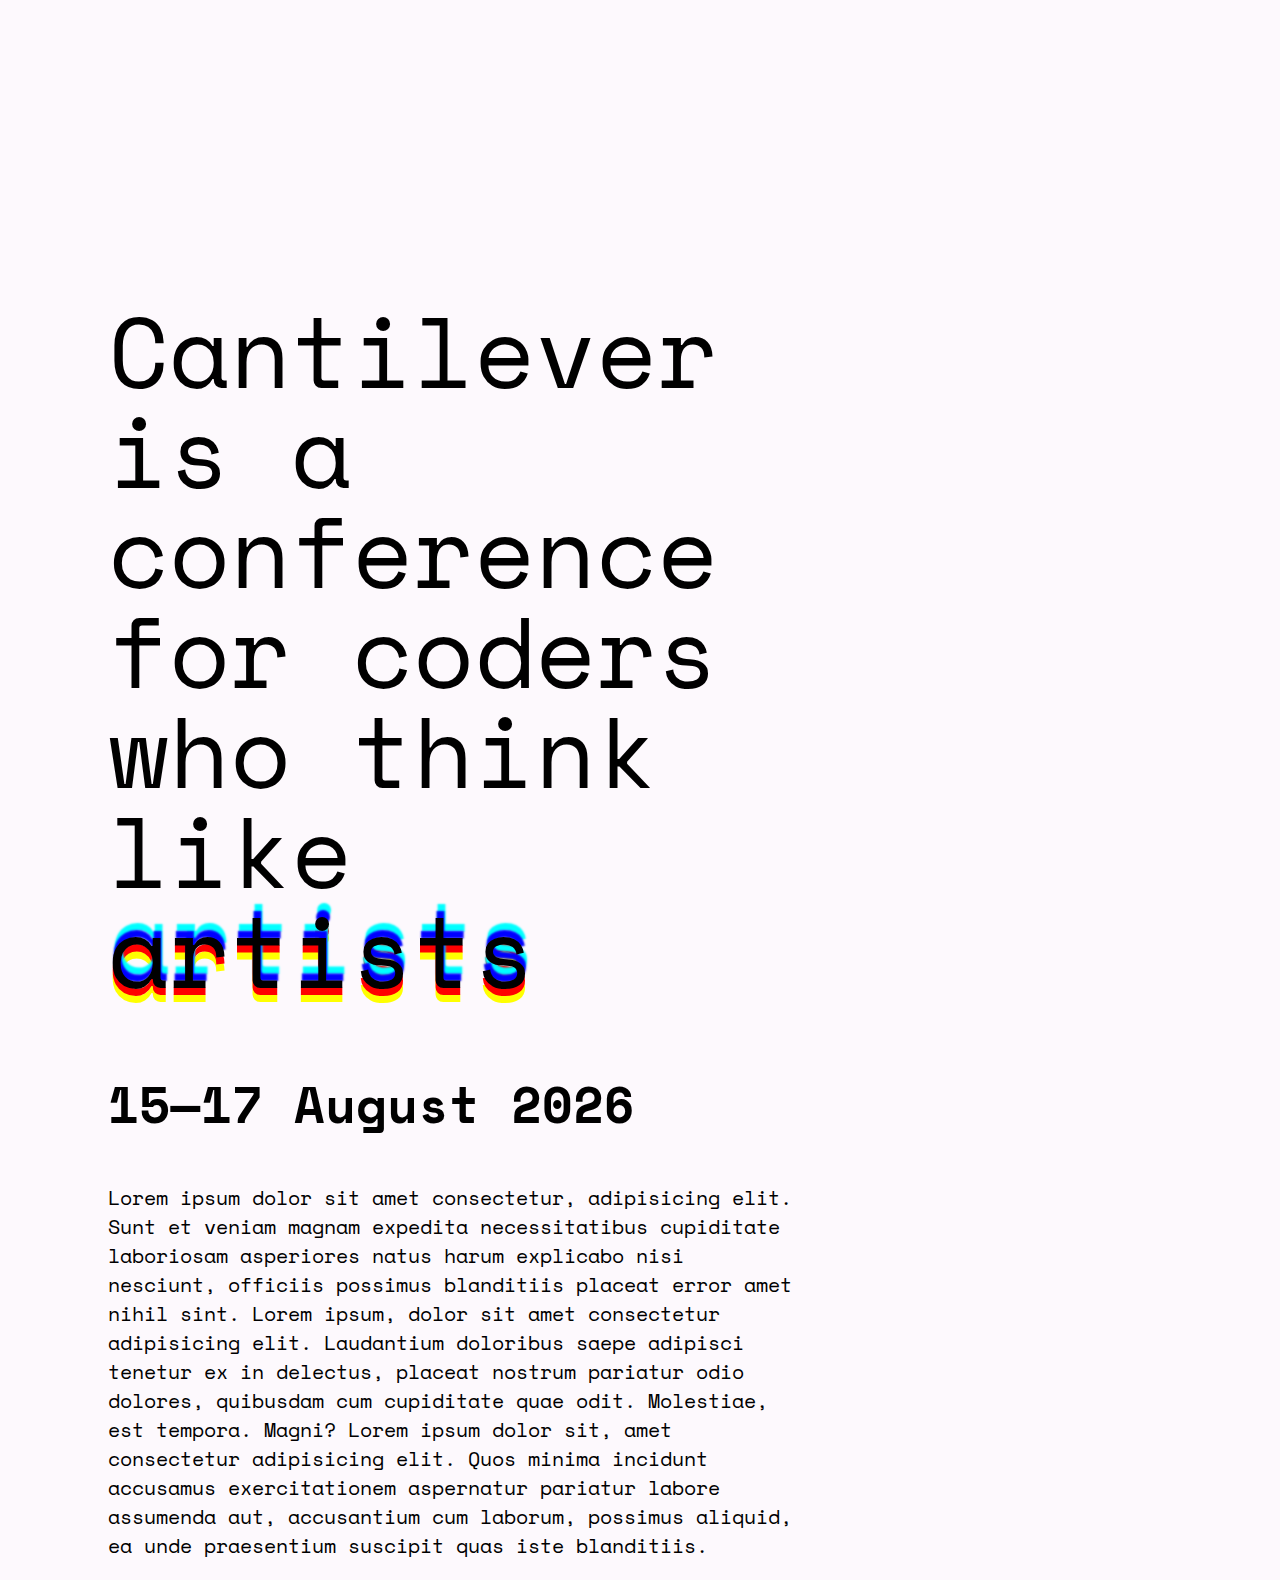
<file: Exercicios pt 07/index.html>
<!DOCTYPE html>
<html lang="en">

<head>
    <meta charset="UTF-8">
    <meta name="viewport" content="width=device-width, initial-scale=1.0">
    <title>Project CSS</title>
    <link rel="stylesheet" href="app.css">
    <link rel="preconnect" href="https://fonts.googleapis.com">
    <link rel="preconnect" href="https://fonts.gstatic.com" crossorigin>
    <link href="https://fonts.googleapis.com/css2?family=Space+Mono:ital,wght@0,400;0,700;1,400;1,700&display=swap"
        rel="stylesheet">
</head>

<body>
    <div >
        <h1>Cantilever is a conference for coders who think like <span>artists</span></h1>
        <h2>15—17 August 2026</h2>
        <p>Lorem ipsum dolor sit amet consectetur, adipisicing elit. Sunt et veniam magnam expedita necessitatibus
            cupiditate laboriosam asperiores natus harum explicabo nisi nesciunt, officiis possimus blanditiis placeat
            error
            amet nihil sint. Lorem ipsum, dolor sit amet consectetur adipisicing elit. Laudantium doloribus saepe
            adipisci
            tenetur ex in delectus, placeat nostrum pariatur odio dolores, quibusdam cum cupiditate quae odit.
            Molestiae,
            est tempora. Magni? Lorem ipsum dolor sit, amet consectetur adipisicing elit. Quos minima incidunt accusamus
            exercitationem aspernatur pariatur labore assumenda aut, accusantium cum laborum, possimus aliquid, ea unde
            praesentium suscipit quas iste blanditiis.</p>
    </div>
</body>

</html>
</file>
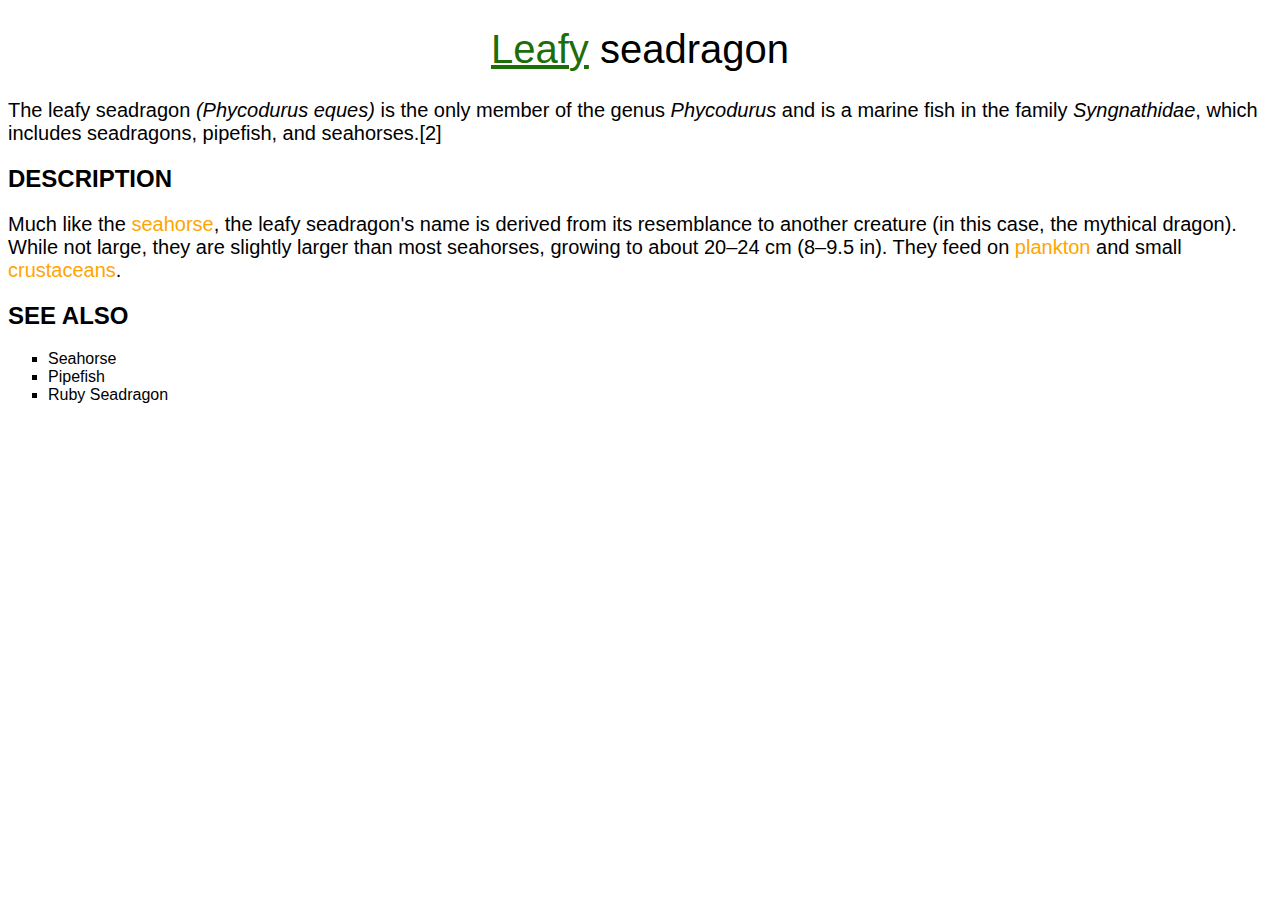
<file: Exercicios pt 08/index.html>
<!DOCTYPE html>
<html lang="en">

<head>
    <meta charset="UTF-8">
    <meta name="viewport" content="width=device-width, initial-scale=1.0">
    <title>Praticando fonte</title>
    <link rel="stylesheet" href="app.css">
</head>

<body>
    <div>
        <h1><span id="leafy">Leafy</span> seadragon</h1>
    </div>
    <p>The leafy seadragon <span class="latin">(Phycodurus eques)</span> is the only member of the genus <span
            class="latin">Phycodurus</span> and is a marine fish in the family <span class="latin">Syngnathidae</span>,
        which includes seadragons, pipefish, and seahorses.[2]</p>

    <h2>Description</h2>
    <p>Much like the <a href="https://en.wikipedia.org/wiki/Seahorse">seahorse</a>, the leafy seadragon's name is
        derived from its resemblance to another creature (in this case, the mythical dragon). While not large, they are
        slightly larger than most seahorses, growing to about 20–24 cm (8–9.5 in). They feed on <a
            href="https://en.wikipedia.org/wiki/Plankton">plankton</a> and small <a
            href="https://en.wikipedia.org/wiki/Crustacean">crustaceans</a>.</p>

    <h2>See Also</h2>
    <ul>
        <li>Seahorse</li>
        <li>Pipefish</li>
        <li>Ruby Seadragon</li>

    </ul>
</body>

</html>
</file>
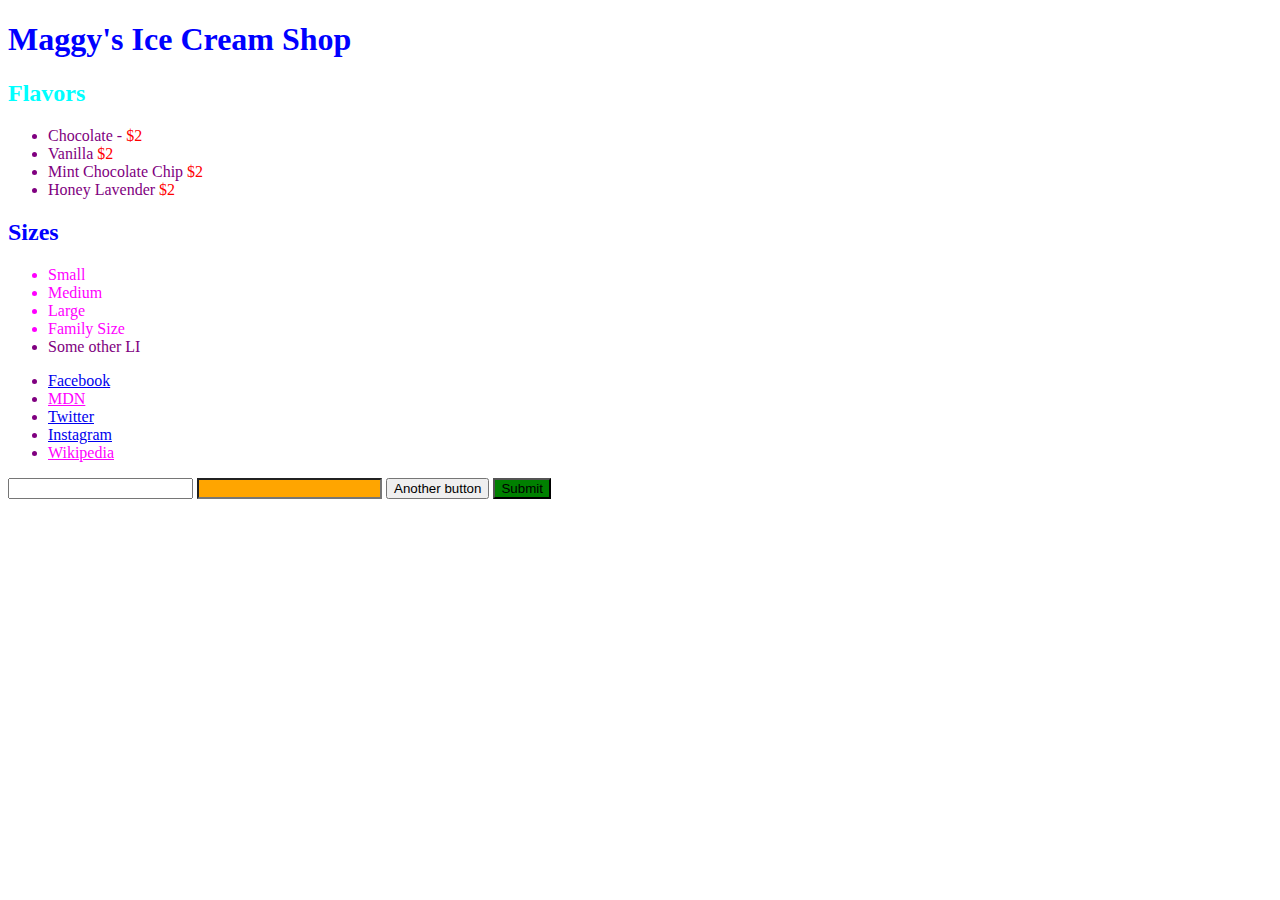
<file: Exercicios pt09/index.html>
<!DOCTYPE html>
<html lang="en">
<head>
    <meta charset="UTF-8">
    <meta name="viewport" content="width=device-width, initial-scale=1.0">
    <title>Document</title>
    <link rel="stylesheet" href="app.css">
</head>
<body>
    <h1 class="bright">Maggy's Ice Cream Shop</h1>

<h2 class="bright">Flavors</h2>

<ul id="flavors">
  <li>Chocolate - <span>$2</span></li>
  <li>Vanilla <span>$2</span></li>
  <li>Mint Chocolate Chip <span>$2</span></li>
  <li>Honey Lavender <span>$2</span></li>
</ul>

<h2>Sizes</h2>

<ul>  
  <li class="size">Small</li>
  <li class="size">Medium</li>
  <li class="size">Large</li>
  <li class="size">Family Size</li>
  <li>Some other LI </li>
</ul>

<ul class="socials">
  <li><a href="http://www.facebook.com">Facebook</a>
  <li><a href="http://developer.mozilla.org">MDN</a></li>
  <li><a href="http://www.twitter.com">Twitter</a></li>
  <li><a href="http://www.instagram.com">Instagram</a></li>
  <li><a href="http://www.wikipedia.org">Wikipedia</a></li>
</ul>

<form action="">
  <input type="text">
  <input type="email">
  <button>Another button</button>
  <button id="submit">Submit</button>
</form>
</body>
</html>
</file>
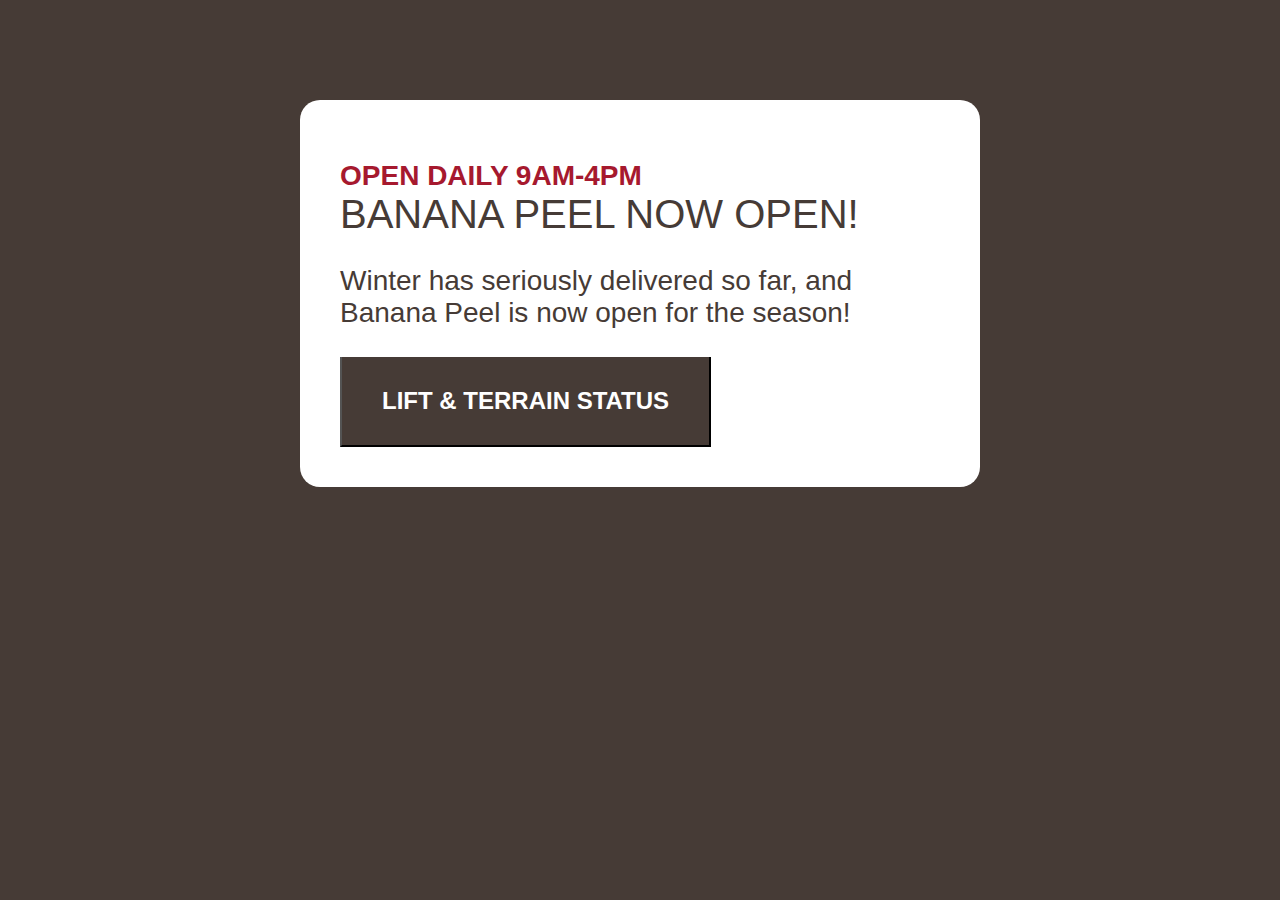
<file: Exercicios pt10/index.html>
<!DOCTYPE html>
<html lang="en">

<head>
    <meta charset="UTF-8">
    <meta name="viewport" content="width=device-width, initial-scale=1.0">
    <title>Exercicio Box model</title>
    <link rel="stylesheet" href="app.css">
</head>

<body>
    <div id="primaria">
        <div class="elementos">
            <h2>OPEN DAILY 9AM-4PM</h2>
            <h1>BANANA PEEL NOW OPEN!</h1>
            <p>
                Winter has seriously delivered so far, and <br>
                Banana Peel is now open for the season!
            </p>
                <button>LIFT & TERRAIN STATUS</button>
        </div>
    </div>
</body>

</html>
</file>
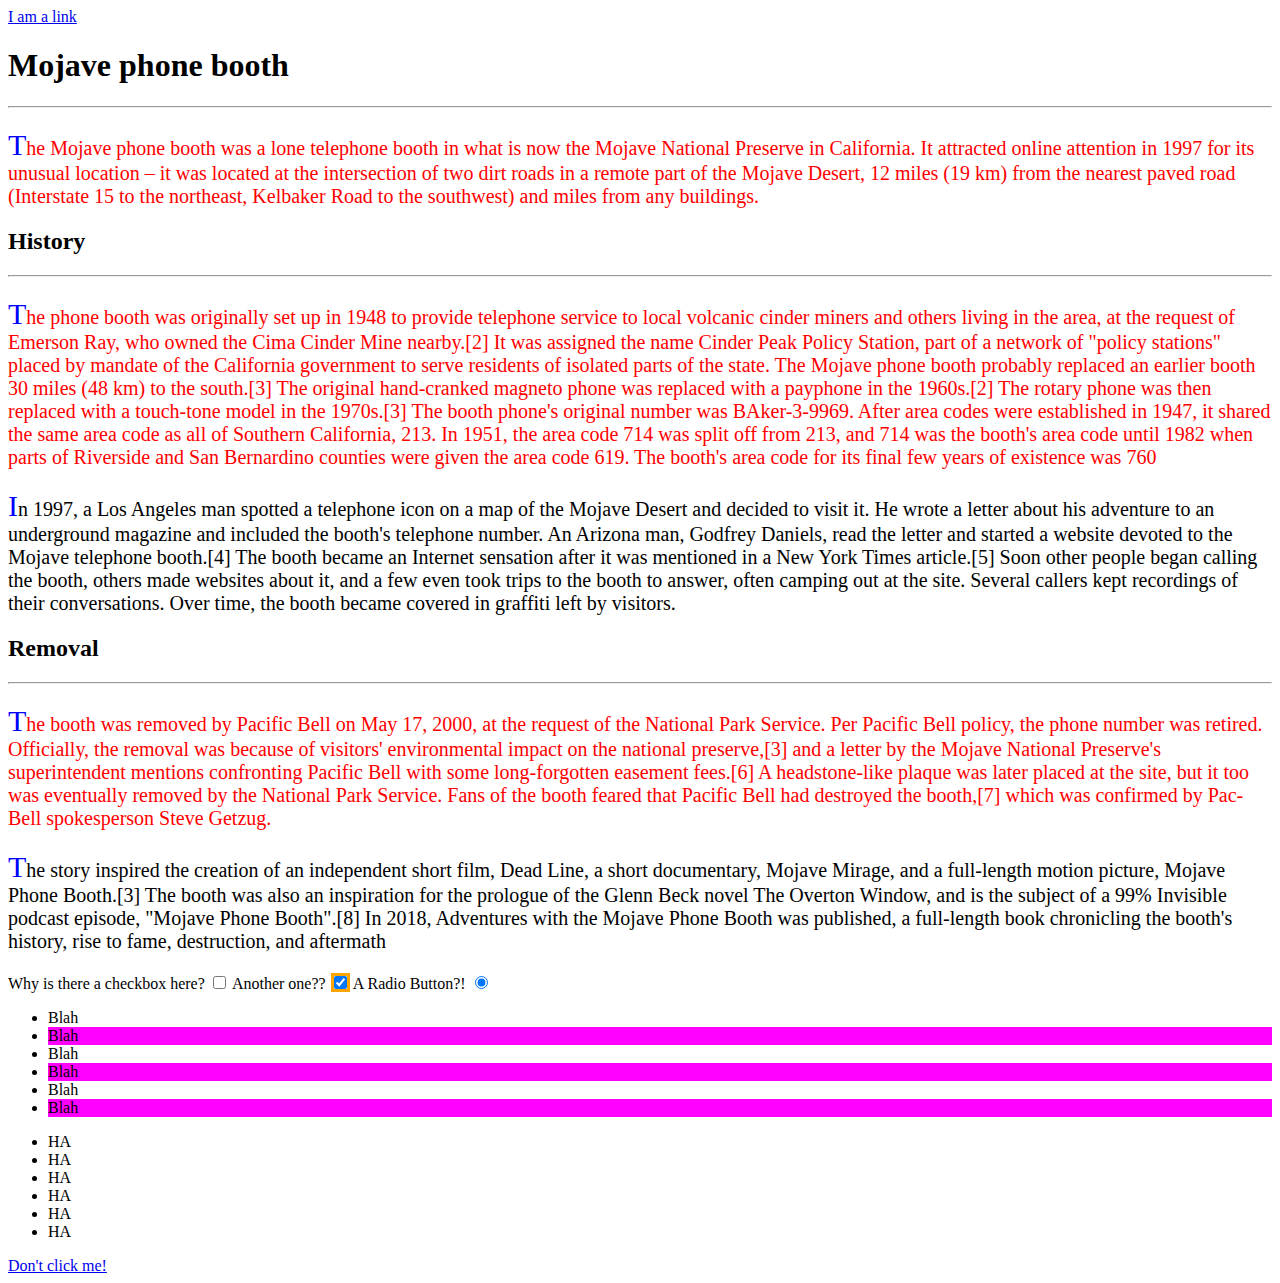
<file: Exercicios pt12/index.html>
<!DOCTYPE html>
<html lang="en">
<head>
    <meta charset="UTF-8">
    <meta name="viewport" content="width=device-width, initial-scale=1.0">
    <title>Document</title>
    <link rel="stylesheet" href="app.css">
</head>
<body>
    <header>
        <nav>
          <a href="#blah">I am a link</a>
        </nav>
      </header>
      <h1>Mojave phone booth</h1>
      
      <hr>
      <p>The Mojave phone booth
       was a lone telephone booth in what is now the Mojave National Preserve in California. It attracted online attention in 1997 for its unusual location – it was located at the intersection of two dirt roads in a remote part of the Mojave Desert, 12 miles (19 km) from the nearest paved road (Interstate 15 to the northeast, Kelbaker Road to the southwest) and miles from any buildings.</p>
      
      <h2>History</h2>
      <hr>
      <p>The phone booth was originally set up in 1948 to provide telephone service to local volcanic cinder miners and others living in the area, at the request of Emerson Ray, who owned the Cima Cinder Mine nearby.[2] It was assigned the name Cinder Peak Policy Station, part of a network of "policy stations" placed by mandate of the California government to serve residents of isolated parts of the state. The Mojave phone booth probably replaced an earlier booth 30 miles (48 km) to the south.[3] The original hand-cranked magneto phone was replaced with a payphone in the 1960s.[2] The rotary phone was then replaced with a touch-tone model in the 1970s.[3] The booth phone's original number was BAker-3-9969. After area codes were established in 1947, it shared the same area code as all of Southern California, 213. In 1951, the area code 714 was split off from 213, and 714 was the booth's area code until 1982 when parts of Riverside and San Bernardino counties were given the area code 619. The booth's area code for its final few years of existence was 760</p>
      
      <p>In 1997, a Los Angeles man spotted a telephone icon on a map of the Mojave Desert and decided to visit it. He wrote a letter about his adventure to an underground magazine and included the booth's telephone number. An Arizona man, Godfrey Daniels, read the letter and started a website devoted to the Mojave telephone booth.[4] The booth became an Internet sensation after it was mentioned in a New York Times article.[5] Soon other people began calling the booth, others made websites about it, and a few even took trips to the booth to answer, often camping out at the site. Several callers kept recordings of their conversations. Over time, the booth became covered in graffiti left by visitors.</p>
      
      <h2>Removal</h2>
      <hr>
      <p>The booth was removed by Pacific Bell on May 17, 2000, at the request of the National Park Service. Per Pacific Bell policy, the phone number was retired. Officially, the removal was because of visitors' environmental impact on the national preserve,[3] and a letter by the Mojave National Preserve's superintendent mentions confronting Pacific Bell with some long-forgotten easement fees.[6] A headstone-like plaque was later placed at the site, but it too was eventually removed by the National Park Service. Fans of the booth feared that Pacific Bell had destroyed the booth,[7] which was confirmed by Pac-Bell spokesperson Steve Getzug.</p>
      
      <p>The story inspired the creation of an independent short film, Dead Line, a short documentary, Mojave Mirage, and a full-length motion picture, Mojave Phone Booth.[3] The booth was also an inspiration for the prologue of the Glenn Beck novel The Overton Window, and is the subject of a 99% Invisible podcast episode, "Mojave Phone Booth".[8] In 2018, Adventures with the Mojave Phone Booth was published, a full-length book chronicling the booth's history, rise to fame, destruction, and aftermath</p>
      
      <form action="#broken">
        <label for="checkbox1">Why is there a checkbox here?</label>
        <input type="checkbox" id="checkbox1">
        <label for="checkbox2">Another one??</label>
        <input type="checkbox" id="checkbox2" checked>
        <label for="rbtn">A Radio Button?!</label>
        <input type="radio" id="rbtn" checked>
      </form>
      
      
      <ul class="blah">
        <li>Blah</li>
        <li>Blah</li>
        <li>Blah</li>
        <li>Blah</li>
        <li>Blah</li>
        <li>Blah</li>
      </ul>
      
      <ul class="ha">
        <li>HA</li>
        <li>HA</li>
        <li>HA</li>
        <li>HA</li>
        <li>HA</li>
        <li>HA</li>
      </ul>
      
      <footer>
        <a href="#nowhere">Don't click me!</a>
      </footer>
</body>
</html>
</file>
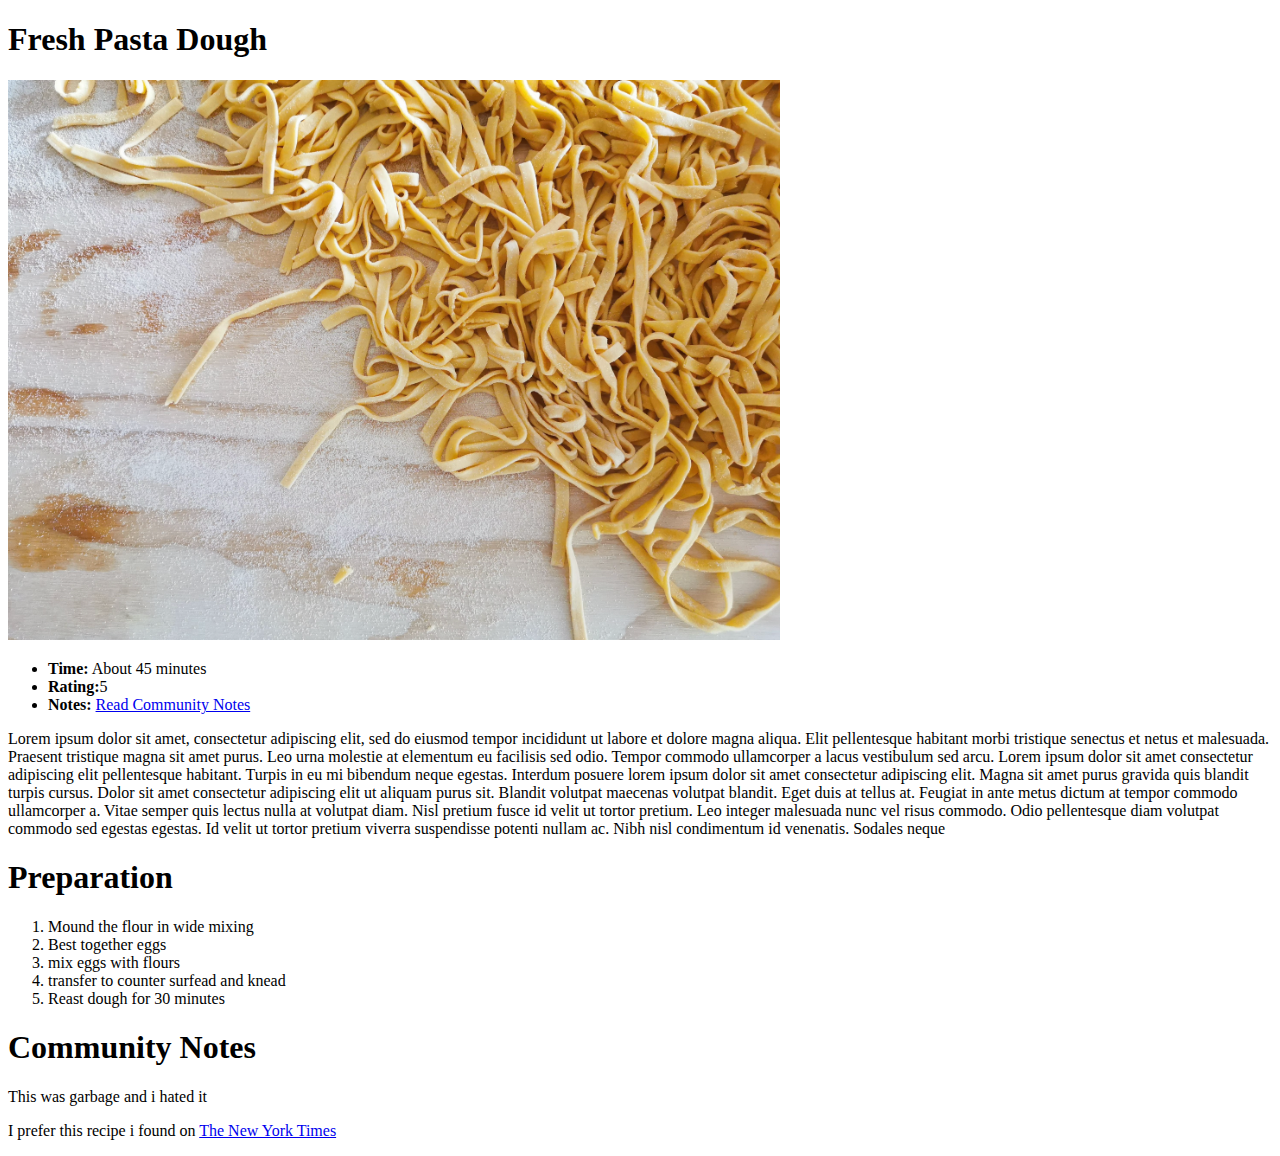
<file: Exercicios pt2/index.html>
<!DOCTYPE html>
<html lang="en">

<head>
    <meta charset="UTF-8">
    <meta name="viewport" content="width=device-width, initial-scale=1.0">
    <title>Parte Dois do Curso HTML</title>
</head>

<body>

    <h1>Fresh Pasta Dough</h1>
    <img src="imagem/pasta.png">

    <ul>
        <li><b>Time:</b> About 45 minutes</li>
        <li><b>Rating:</b>5</li>
        <li><b>Notes:</b> <a href="#Community Notes">Read Community Notes</a></li>
        </ul>

        <p>Lorem ipsum dolor sit amet, consectetur adipiscing elit, sed do eiusmod tempor incididunt ut labore et dolore
            magna aliqua. Elit pellentesque habitant morbi tristique senectus et netus et malesuada. Praesent tristique
            magna sit amet purus. Leo urna molestie at elementum eu facilisis sed odio. Tempor commodo ullamcorper a
            lacus vestibulum sed arcu. Lorem ipsum dolor sit amet consectetur adipiscing elit pellentesque habitant.
            Turpis in eu mi bibendum neque egestas. Interdum posuere lorem ipsum dolor sit amet consectetur adipiscing
            elit. Magna sit amet purus gravida quis blandit turpis cursus. Dolor sit amet consectetur adipiscing elit ut
            aliquam purus sit. Blandit volutpat maecenas volutpat blandit. Eget duis at tellus at. Feugiat in ante metus
            dictum at tempor commodo ullamcorper a. Vitae semper quis lectus nulla at volutpat diam. Nisl pretium fusce id velit ut tortor pretium. Leo integer
            malesuada nunc vel risus commodo. Odio pellentesque diam volutpat commodo sed egestas egestas. Id velit ut
            tortor pretium viverra suspendisse potenti nullam ac. Nibh nisl condimentum id venenatis. Sodales neque
        </p>
        <h1>Preparation</h1>
        <ol>
            <li>Mound the flour in wide mixing</li>
            <li>Best together eggs </li>
            <li>mix eggs with flours</li>
            <li>transfer to counter surfead and knead</li>
            <li>Reast dough for 30 minutes</li>
    </ol>

    <h1 id="Community Notes">Community Notes </h1>

    <p>This was garbage and i hated it</p>

    <p>I prefer this recipe i found on <a href="https://www.nytimes.com/">The New York Times</a> </p>

</body>

</html>
</file>
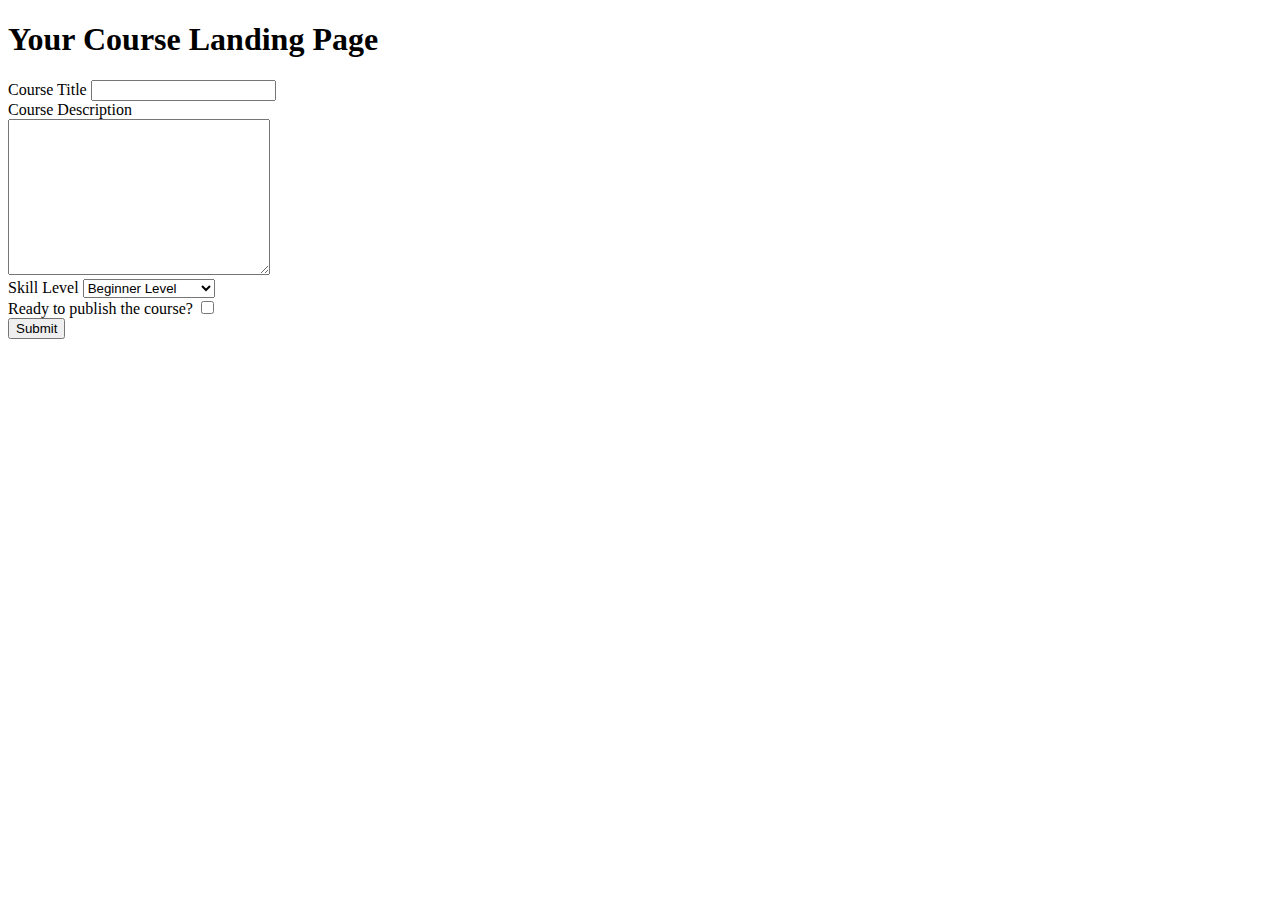
<file: Exercicios pt3/index.html>
<!DOCTYPE html>
<html lang="en">

<head>
    <meta charset="UTF-8">
    <meta name="viewport" content="width=device-width, initial-scale=1.0">
    <title>Exercicios pt 3</title>
</head>

<body>
    <form action="httpsh" method="post">
        <h1>Your Course Landing Page</h1>
        <div>
            <label for="Course">Course Title</label>
            <Input type="text" id="Course" required="true">
        </div>
        <div>
            <label for="description">Course Description</label>
        </div>
        <div>
            <textarea id="description" rows="10" cols="30"></textarea>
        </div>
        <div>
        <label for="select">Skill Level</label>
        <select id="select">
            <option value="Beginner">Beginner Level</option>
            <option value="Intermediate">Intermediate Level</option>
            <option value="Expect">Expect Level</option>
            <option value="All">All</option>
        </select>
        </div>
        <div>
        <label for="check">Ready to publish the course?</label>
        <input type="checkbox" id="check" value="checkbox">
        </div>
        <input type="submit" value="Submit">
    </form>
</body>

</html>
</file>
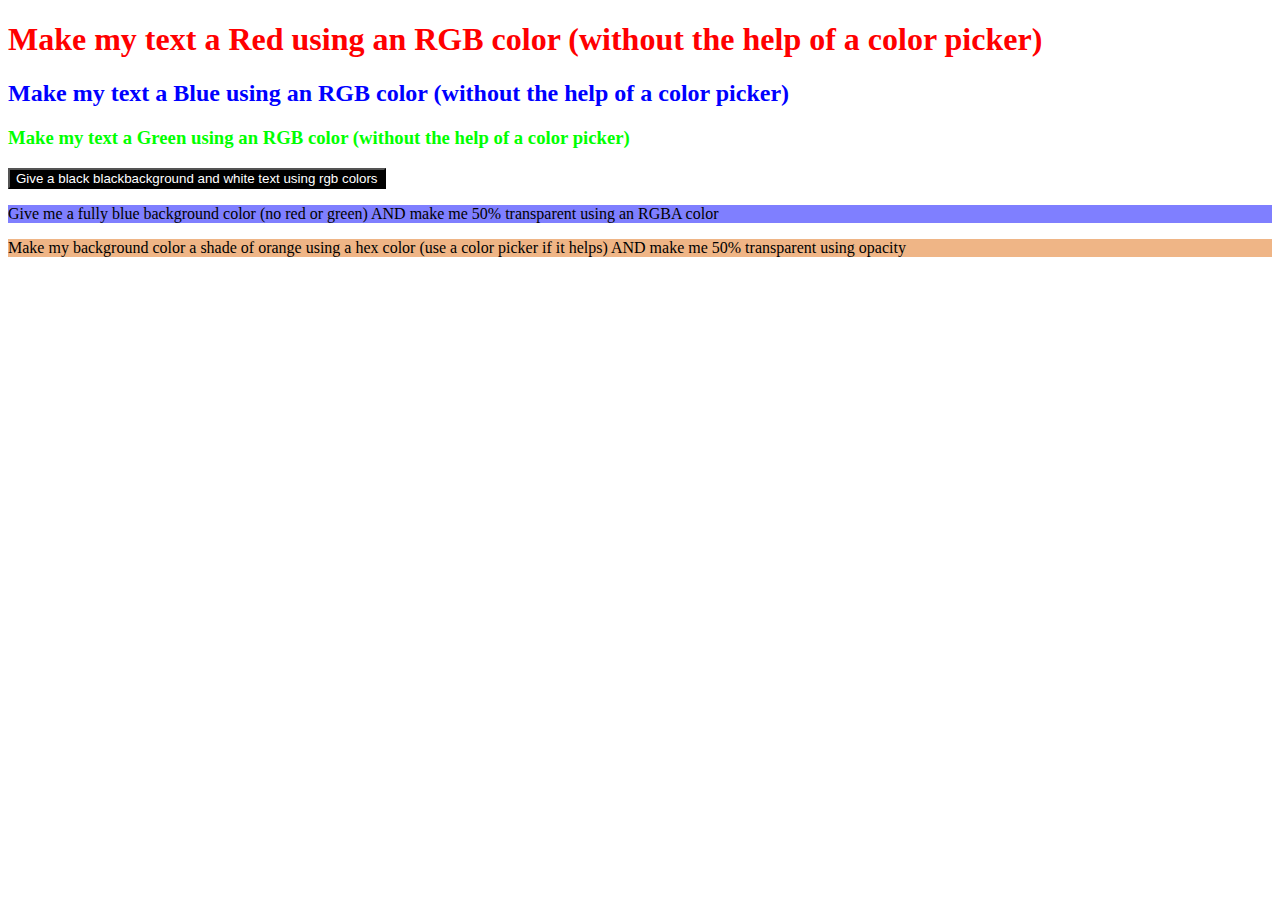
<file: Exercicios pt5/index.html>
<!DOCTYPE html>
<html lang="en">
<head>
    <meta charset="UTF-8">
    <meta name="viewport" content="width=device-width, initial-scale=1.0">
    <title>Document</title>
    <link rel="stylesheet" href="app.css">
</head>
<body>
    <h1>Make my text a Red using an RGB color (without the help of a color picker)</h1>
    <h2>Make my text a Blue using an RGB color (without the help of a color picker)</h2>
    <h3>Make my text a Green using an RGB color (without the help of a color picker)</h3>
    <button>Give a black blackbackground and white text using rgb colors</button>
    <p>Give me a fully blue background color (no red or green) AND make me 50% transparent using an RGBA color</p>
    <div>Make my background color a shade of orange using a hex color (use a color picker if it helps) AND make me 50% transparent using opacity</div>

</body>
</html>
</file>
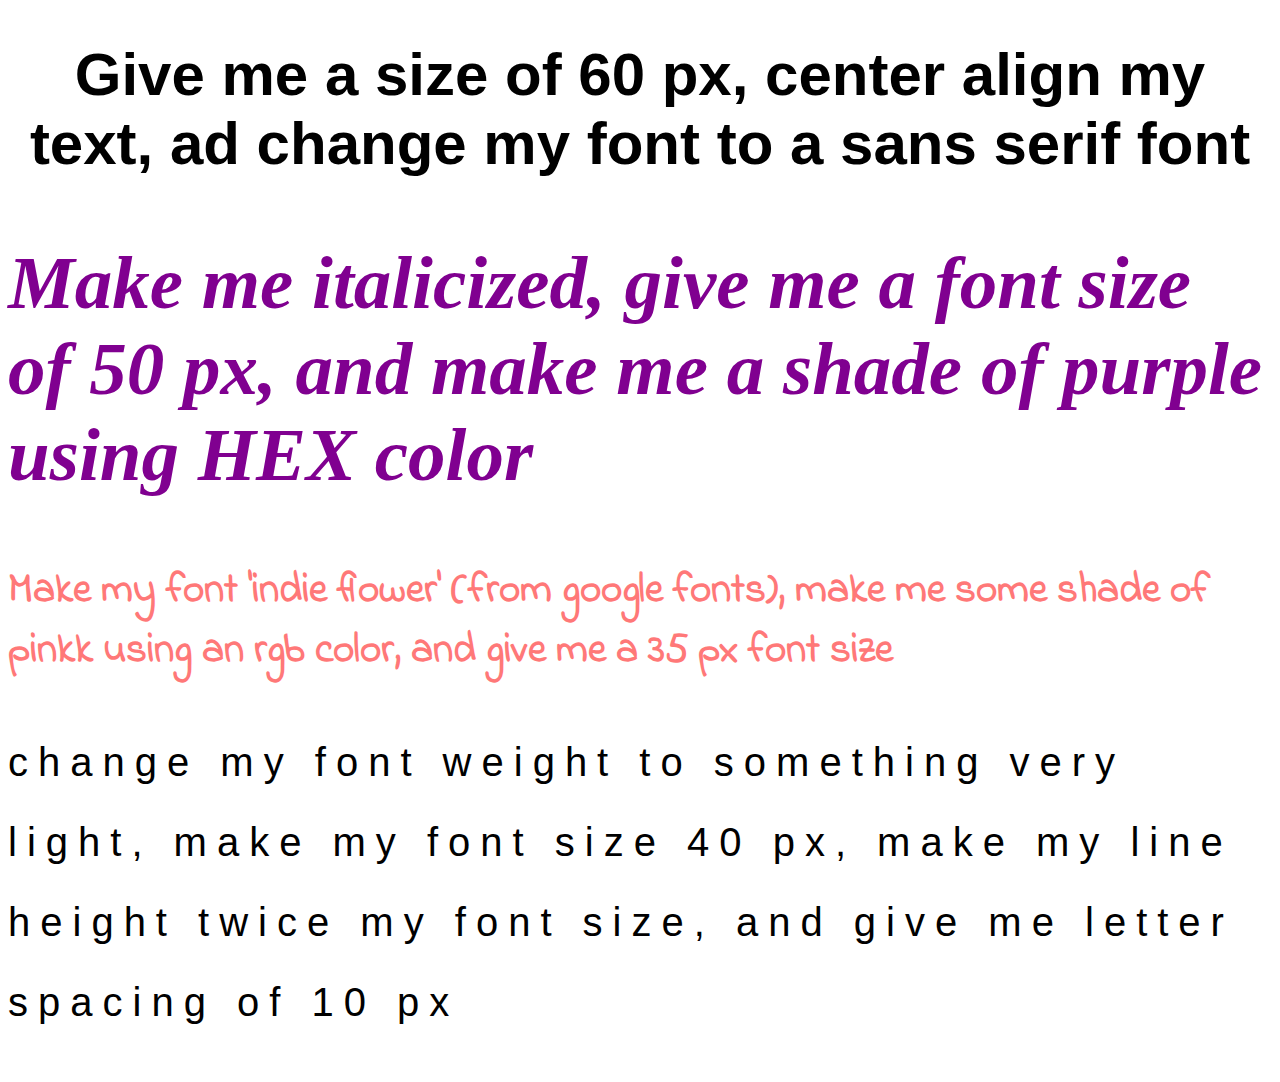
<file: Exercicios pt6/index.html>
<!DOCTYPE html>
<html lang="en">

<head>
    <meta charset="UTF-8">
    <meta name="viewport" content="width=device-width, initial-scale=1.0">
    <title>Exercicios pt 06</title>
    <link rel="stylesheet" href="app.css">
    <link rel="preconnect" href="https://fonts.googleapis.com">
<link rel="preconnect" href="https://fonts.gstatic.com" crossorigin>
<link href="https://fonts.googleapis.com/css2?family=Indie+Flower&display=swap" rel="stylesheet">
</head>

<body>
    <h1>Give me a size of 60 px, center align my text, ad change my font to a sans serif font </h1>
    <div class="dvh2">
        <h2>Make me italicized, give me a font size of 50 px, and make me a shade of purple using HEX color</h2>
    </div>
    <div class="dvh3">
        <h3>Make my font 'indie flower' (from google fonts), make me some shade of pinkk using an rgb color, and give me a 35 px font size</h3>
    </div>
    <p>change my font weight to something very light, make my font size 40 px, make my line height twice my font size, and give me letter spacing of 10 px</p>
    
</body>

</html>
</file>
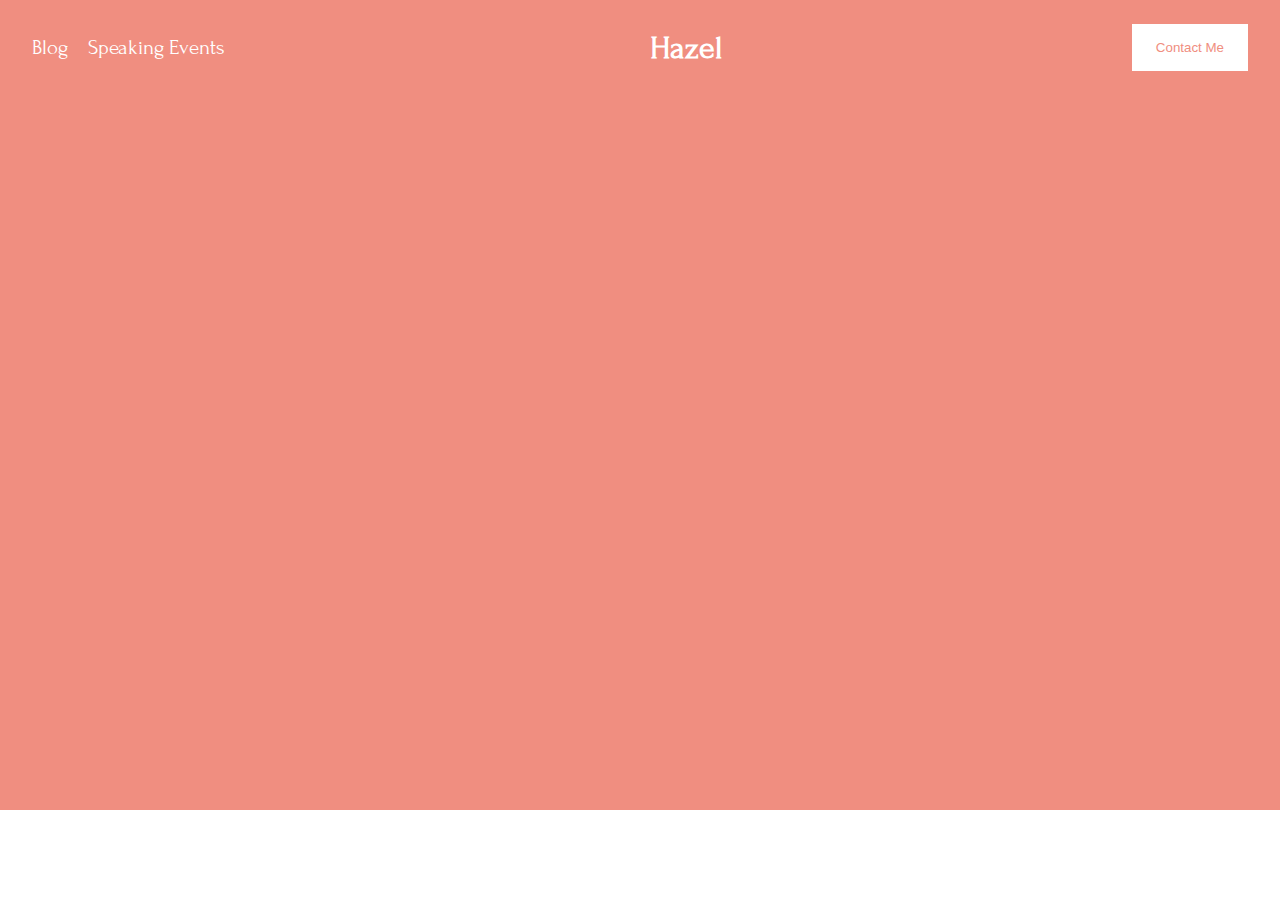
<file: Hazel project/index.html>
<!DOCTYPE html>
<html lang="en">

<head>
    <meta charset="UTF-8">
    <link rel="stylesheet" href="app.css">
    <link rel="preconnect" href="https://fonts.googleapis.com">
    <link rel="preconnect" href="https://fonts.gstatic.com" crossorigin>
    <link href="https://fonts.googleapis.com/css2?family=Forum&display=swap" rel="stylesheet">
    <meta name="viewport" content="width=device-width, initial-scale=1.0">
    <title>Hazel Project</title>
</head>

<body>

    <section class="lay1">
        <header class="navbar">
            <nav class="links">
                <a href="#">Blog</a>
                <a href="#">Speaking Events</a>
            </nav>
            <p>Hazel</p>
            <button>Contact Me</button>
    </section>
</body>

</html>
</file>
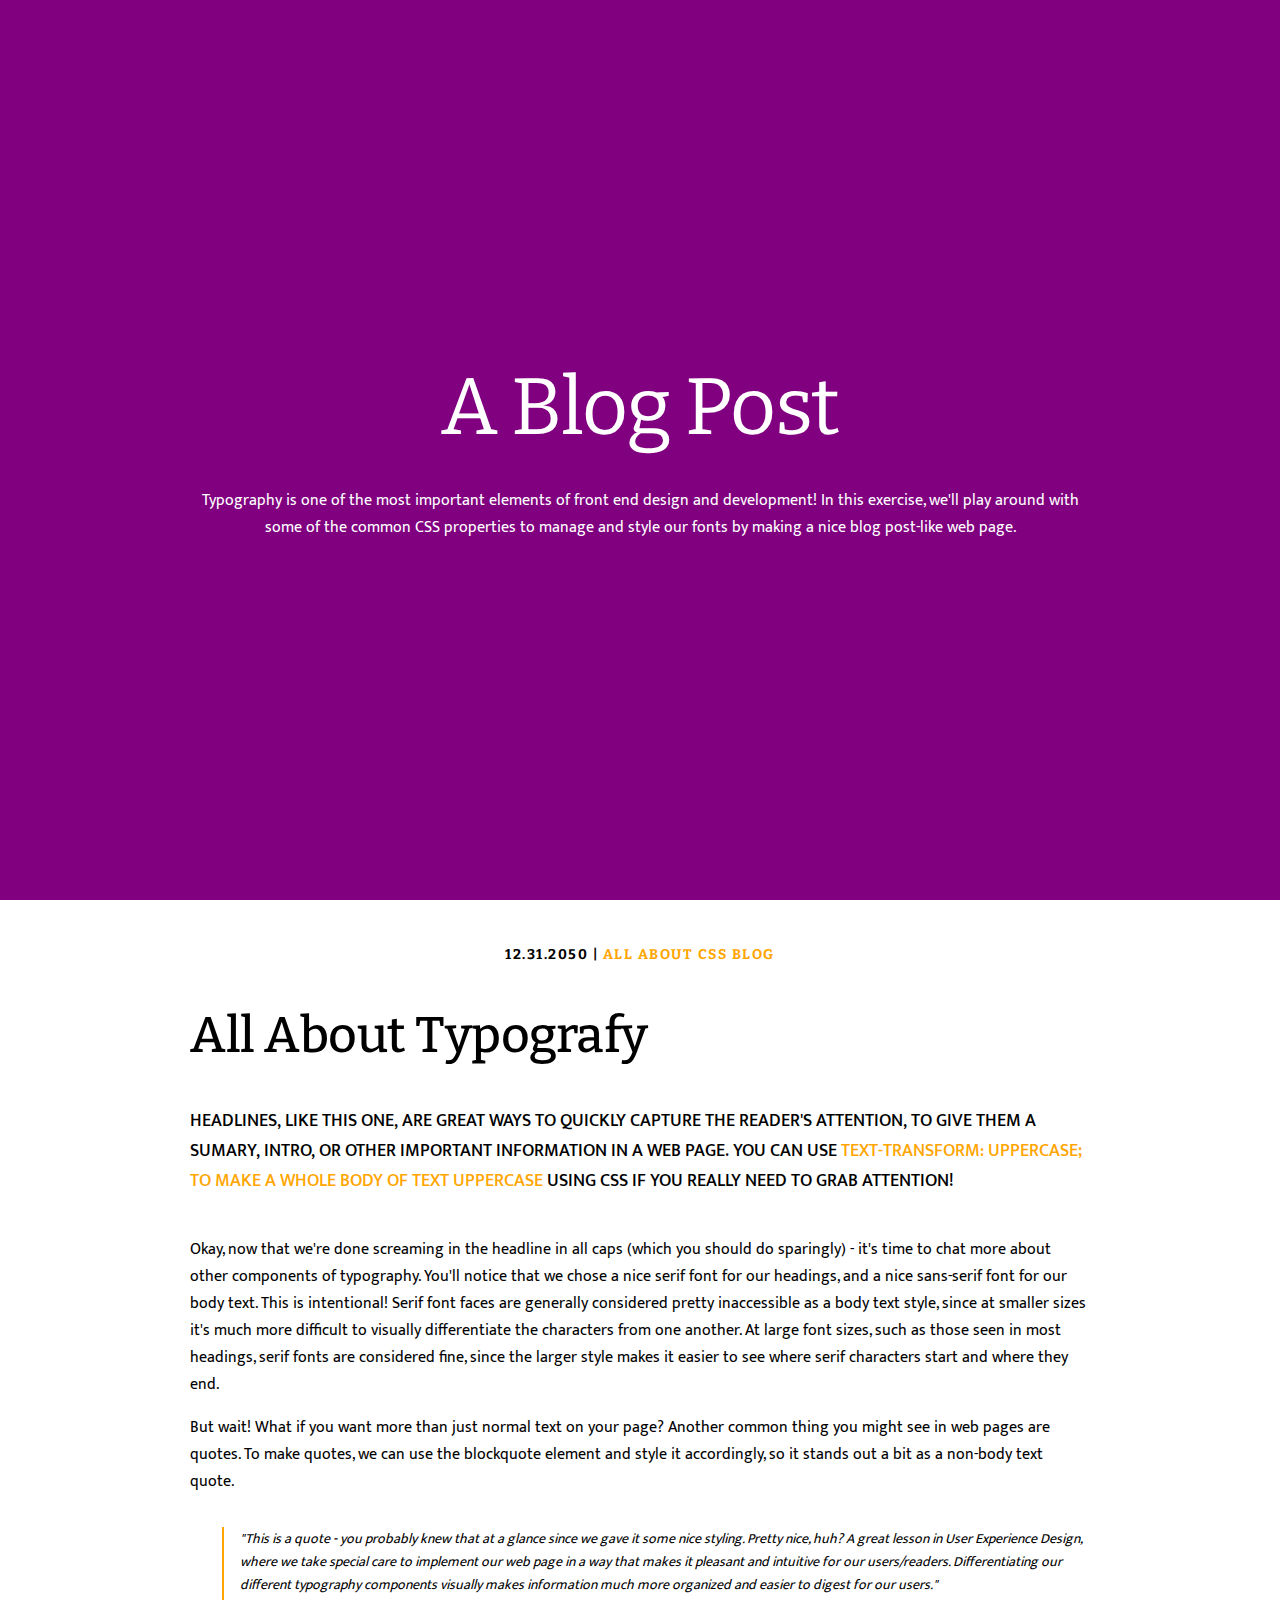
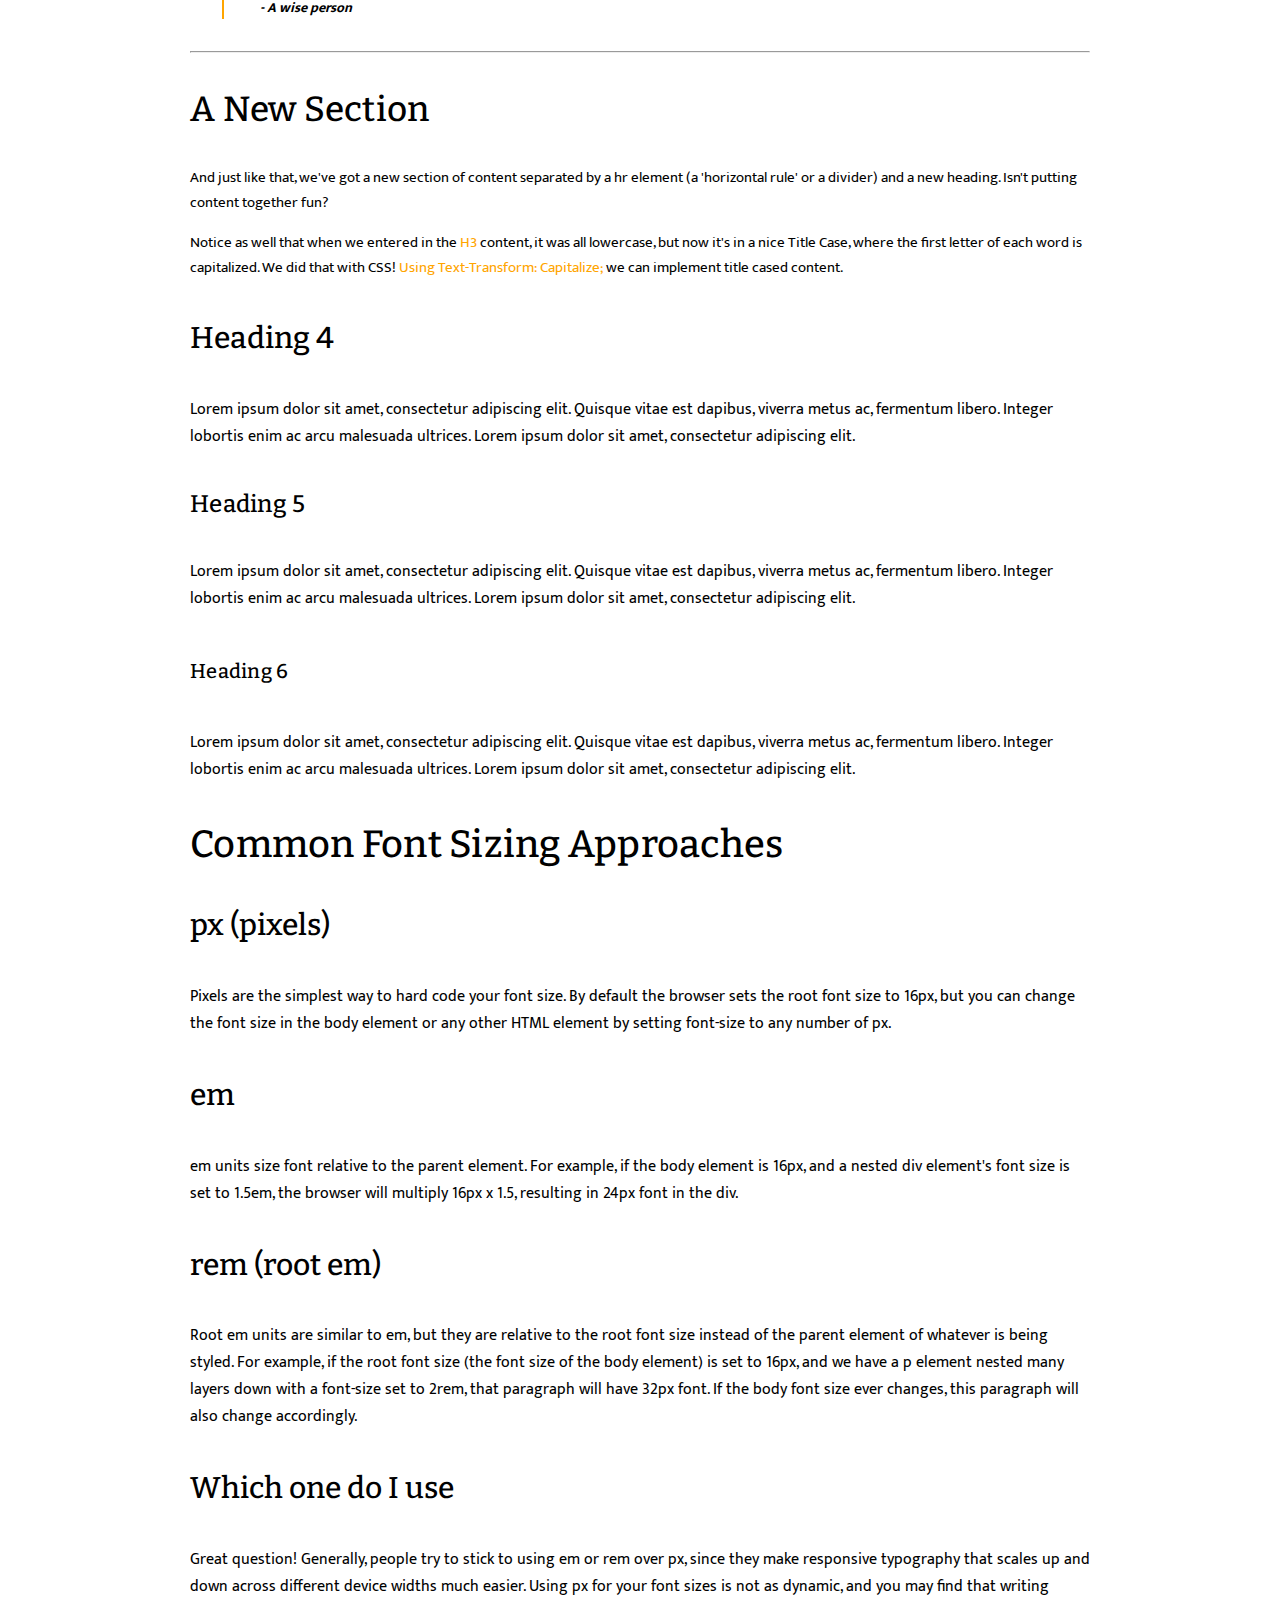
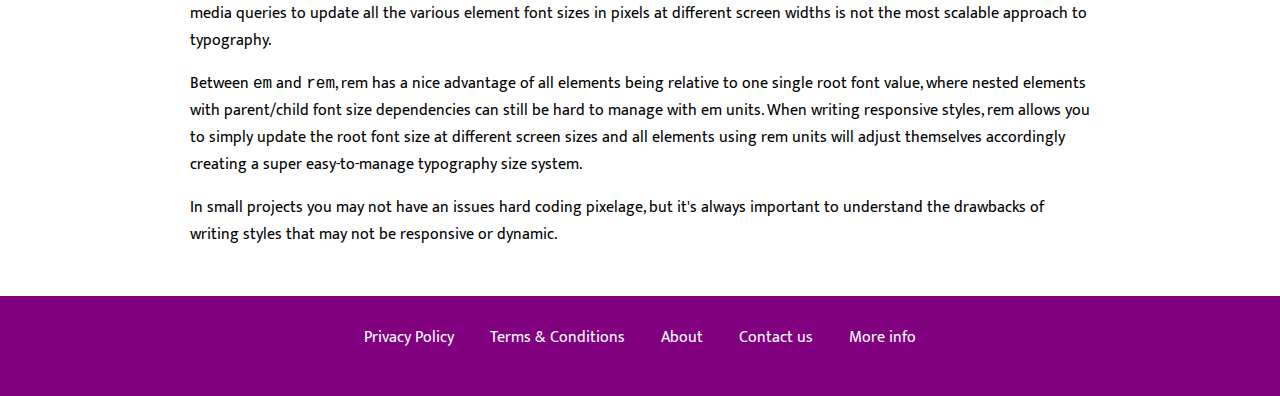
<file: projeto1/index.html>
<!DOCTYPE html>
<html lang="en">

<head>
    <meta charset="UTF-8">
    <meta name="viewport" content="width=device-width, initial-scale=1.0">
    <title>Document</title>
    <link rel="preconnect" href="https://fonts.googleapis.com">
    <link rel="preconnect" href="https://fonts.gstatic.com" crossorigin>
    <link
        href="https://fonts.googleapis.com/css2?family=Bitter:wght@300;400;500;600;700&family=Mukta:wght@300;400;500;600;700&display=swap"
        rel="stylesheet">
    <link rel="stylesheet" href="app.css">
</head>

<body>
    <div class="hero">
        <h1>A Blog Post</h1>
        <p>Typography is one of the most important elements of front end design and development! In this exercise, we'll
            play around with some of the common CSS properties to manage and style our fonts by making a nice blog
            post-like web page.</p>
    </div>
    <div class="start">
        <p class="info">12.31.2050 | <span>ALL ABOUT CSS BLOG</span></p>
        <h2>All About Typografy</h2>
        <p class="headline">HEADLINES, LIKE THIS ONE, ARE GREAT WAYS TO QUICKLY CAPTURE THE READER'S ATTENTION, TO GIVE
            THEM A SUMARY,
            INTRO, OR OTHER IMPORTANT INFORMATION IN A WEB PAGE. YOU CAN USE <span>TEXT-TRANSFORM: UPPERCASE; TO MAKE A
                WHOLE
                BODY OF TEXT UPPERCASE</span> USING CSS IF YOU REALLY NEED TO GRAB ATTENTION!</p>
        <p>
            Okay, now that we're done screaming in the headline in all caps (which you should do sparingly) - it's time
            to chat more about other components of typography. You'll notice that we chose a nice serif font for our
            headings, and a nice sans-serif font for our body text. This is intentional! Serif font faces are generally
            considered pretty inaccessible as a body text style, since at smaller sizes it's much more difficult to
            visually differentiate the characters from one another. At large font sizes, such as those seen in most
            headings, serif fonts are considered fine, since the larger style makes it easier to see where serif
            characters start and where they end.
        </p>
        <p>But wait! What if you want more than just normal text on your page? Another common thing you might see in web
            pages are quotes. To make quotes, we can use the blockquote element and style it accordingly, so it stands
            out a bit as a non-body text quote.</p>
        <blockquote>
            "This is a quote - you probably knew that at a glance since we gave it some nice styling. Pretty nice, huh?
            A great lesson in User Experience Design, where we take special care to implement our web page in a way that
            makes it pleasant and intuitive for our users/readers. Differentiating our different typography components
            visually makes information much more organized and easier to digest for our users."
            <cite>- A wise person</cite>
        </blockquote>
        <hr>
        <div class="new">
            <h3>A New Section</h3>
            <p>And just like that, we've got a new section of content separated by a hr element (a 'horizontal rule' or
                a divider) and a new heading. Isn't putting content together fun?</p>
            <p>Notice as well that when we entered in the <span>H3</span> content, it was all lowercase, but now it's in
                a nice Title
                Case, where the first letter of each word is capitalized. We did that with CSS! <span>Using
                    text-transform:
                    capitalize;</span> we can implement title cased content.</p>
        </div>
        <h4>Heading 4</h4>
        <p>Lorem ipsum dolor sit amet, consectetur adipiscing elit. Quisque vitae est dapibus, viverra metus ac,
            fermentum libero. Integer lobortis enim ac arcu malesuada ultrices. Lorem ipsum dolor sit amet, consectetur
            adipiscing elit.</p>
        <h5>Heading 5</h5>
        <p>Lorem ipsum dolor sit amet, consectetur adipiscing elit. Quisque vitae est dapibus, viverra metus ac,
            fermentum libero. Integer lobortis enim ac arcu malesuada ultrices. Lorem ipsum dolor sit amet, consectetur
            adipiscing elit.</p>
        <h6>Heading 6</h6>
        <p>Lorem ipsum dolor sit amet, consectetur adipiscing elit. Quisque vitae est dapibus, viverra metus ac,
            fermentum libero. Integer lobortis enim ac arcu malesuada ultrices. Lorem ipsum dolor sit amet, consectetur
            adipiscing elit.</p>

        <h3>Common Font Sizing Approaches</h3>
        <h4>
            px (pixels)</h4>
        <p>
            Pixels are the simplest way to hard code your font size. By default the browser sets the root font size to
            16px, but you can change the font size in the body element or any other HTML element by setting font-size to
            any number of px.
        </p>
        <h4>em</h4>
        <p>em units size font relative to the parent element. For example, if the body element is 16px, and a nested div
            element's font size is set to 1.5em, the browser will multiply 16px x 1.5, resulting in 24px font in the
            div.
        </p>
        <h4>rem (root em)</h4>
        <p>Root em units are similar to em, but they are relative to the root font size instead of the parent element of
            whatever is being styled. For example, if the root font size (the font size of the body element) is set to
            16px, and we have a p element nested many layers down with a font-size set to 2rem, that paragraph will have
            32px font. If the body font size ever changes, this paragraph will also change accordingly.
        </p>
        <h4>Which one do I use</h4>
        <p>Great question! Generally, people try to stick to using em or rem over px, since they make responsive
            typography that scales up and down across different device widths much easier. Using px for your font sizes
            is not as dynamic, and you may find that writing media queries to update all the various element font sizes
            in pixels at different screen widths is not the most scalable approach to typography.</p>

        <p>Between <code>em</code> and <code>rem</code>, rem has a nice advantage of all elements being relative to one
            single root font value,
            where nested elements with parent/child font size dependencies can still be hard to manage with em units.
            When writing responsive styles, rem allows you to simply update the root font size at different screen sizes
            and all elements using rem units will adjust themselves accordingly creating a super easy-to-manage
            typography size system.</p>

        <p>In small projects you may not have an issues hard coding pixelage, but it's always important to understand
            the drawbacks of writing styles that may not be responsive or dynamic.</p>
    </div>
    <footer>
        <ul>
            <li>
                <a href="#privacy">Privacy Policy</a>
            </li>

            <li>
                <a href="#Terms">Terms & Conditions</a>
            </li>

            <li>
                <a href="#About">About</a>
            </li>

            <li>
                <a href="#Contact">Contact us</a>
            </li>

            <li>
                <a href="#Info">More info</a>
            </li>
        </ul>
    </footer>
</body>

</html>
</file>
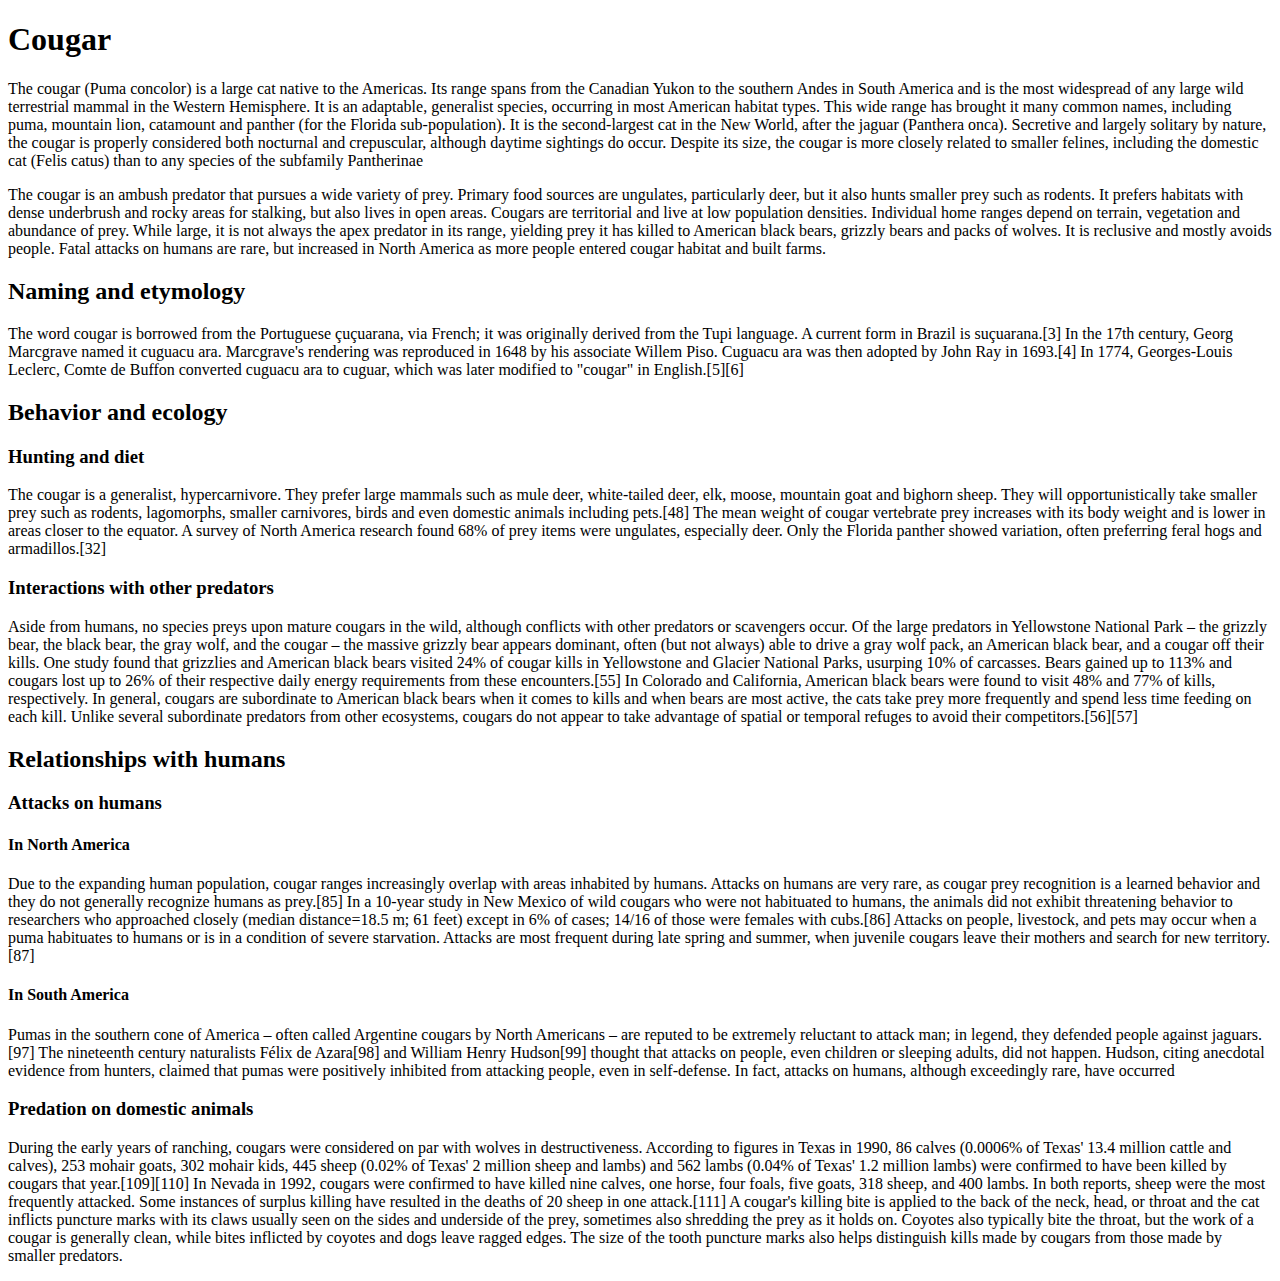
<file: Exercicios pt1/Demo.html>
<!DOCTYPE html>
<html lang="en">

<head>
    <meta charset="UTF-8">
    <meta name="viewport" content="width=device-width, initial-scale=1.0">
    <title>Teste Curso Udemy</title>
</head>

<body>
    <h1>Cougar</h1>
    <p>
        The cougar (Puma concolor) is a large cat native to the Americas. Its range spans from the
        Canadian Yukon to the southern Andes in South America and is the most widespread of any large wild terrestrial
        mammal in the Western Hemisphere. It is an adaptable, generalist species, occurring in most American habitat
        types. This wide range has brought it many common names, including puma, mountain lion, catamount and panther
        (for the Florida sub-population). It is the second-largest cat in the New World, after the jaguar (Panthera
        onca). Secretive and largely solitary by nature, the cougar is properly considered both nocturnal and
        crepuscular, although daytime sightings do occur. Despite its size, the cougar is more closely related to
        smaller felines, including the domestic cat (Felis catus) than to any species of the subfamily Pantherinae
    </p>
    <p>The cougar is an ambush predator that pursues a wide variety of prey. Primary food sources are ungulates,
        particularly deer, but it also hunts smaller prey such as rodents. It prefers habitats with dense underbrush and
        rocky areas for stalking, but also lives in open areas. Cougars are territorial and live at low population
        densities. Individual home ranges depend on terrain, vegetation and abundance of prey. While large, it is not
        always the apex predator in its range, yielding prey it has killed to American black bears, grizzly bears and
        packs of wolves. It is reclusive and mostly avoids people. Fatal attacks on humans are rare, but increased in
        North America as more people entered cougar habitat and built farms.
    </p>
    <h2>Naming and etymology</h2>
    <p>
        The word cougar is borrowed from the Portuguese çuçuarana, via French; it was originally derived from the Tupi
        language. A current form in Brazil is suçuarana.[3] In the 17th century, Georg Marcgrave named it cuguacu ara.
        Marcgrave's rendering was reproduced in 1648 by his associate Willem Piso. Cuguacu ara was then adopted by John
        Ray in 1693.[4] In 1774, Georges-Louis Leclerc, Comte de Buffon converted cuguacu ara to cuguar, which was later
        modified to "cougar" in English.[5][6]


    </p>
    <h2>Behavior and ecology</h2>

    <h3>Hunting and diet</h3>
    <p>
        The cougar is a generalist, hypercarnivore. They prefer large mammals such as mule deer, white-tailed deer, elk,
        moose, mountain goat and bighorn sheep. They will opportunistically take smaller prey such as rodents,
        lagomorphs, smaller carnivores, birds and even domestic animals including pets.[48] The mean weight of cougar
        vertebrate prey increases with its body weight and is lower in areas closer to the equator. A survey of North
        America research found 68% of prey items were ungulates, especially deer. Only the Florida panther showed
        variation, often preferring feral hogs and armadillos.[32]
    </p>

    <h3>Interactions with other predators</h3>
    <p>
        Aside from humans, no species preys upon mature cougars in the wild, although conflicts with other predators or
        scavengers occur. Of the large predators in Yellowstone National Park – the grizzly bear, the black bear, the
        gray wolf, and the cougar – the massive grizzly bear appears dominant, often (but not always) able to drive a
        gray wolf pack, an American black bear, and a cougar off their kills. One study found that grizzlies and
        American black bears visited 24% of cougar kills in Yellowstone and Glacier National Parks, usurping 10% of
        carcasses. Bears gained up to 113% and cougars lost up to 26% of their respective daily energy requirements from
        these encounters.[55] In Colorado and California, American black bears were found to visit 48% and 77% of kills,
        respectively. In general, cougars are subordinate to American black bears when it comes to kills and when bears
        are most active, the cats take prey more frequently and spend less time feeding on each kill. Unlike several
        subordinate predators from other ecosystems, cougars do not appear to take advantage of spatial or temporal
        refuges to avoid their competitors.[56][57]
    </p>

    <h2>Relationships with humans</h2>

    <h3>Attacks on humans</h3>

    <h4>In North America</h4>

    <p>
        Due to the expanding human population, cougar ranges increasingly overlap with areas inhabited by humans.
        Attacks
        on humans are very rare, as cougar prey recognition is a learned behavior and they do not generally recognize
        humans as prey.[85] In a 10-year study in New Mexico of wild cougars who were not habituated to humans, the
        animals did not exhibit threatening behavior to researchers who approached closely (median distance=18.5 m; 61
        feet) except in 6% of cases; 14/16 of those were females with cubs.[86] Attacks on people, livestock, and pets
        may occur when a puma habituates to humans or is in a condition of severe starvation. Attacks are most frequent
        during late spring and summer, when juvenile cougars leave their mothers and search for new territory.[87]
    </p>
    
    <h4>In South America</h4>

    <p>
        Pumas in the southern cone of America – often called Argentine cougars by North Americans – are reputed to be
        extremely reluctant to attack man; in legend, they defended people against jaguars.[97] The nineteenth century
        naturalists Félix de Azara[98] and William Henry Hudson[99] thought that attacks on people, even children or
        sleeping adults, did not happen. Hudson, citing anecdotal evidence from hunters, claimed that pumas were
        positively inhibited from attacking people, even in self-defense. In fact, attacks on humans, although
        exceedingly rare, have occurred
    </p>

    <h3>Predation on domestic animals</h3>
    <p>
        During the early years of ranching, cougars were considered on par with wolves in destructiveness. According to
        figures in Texas in 1990, 86 calves (0.0006% of Texas' 13.4 million cattle and calves), 253 mohair goats, 302
        mohair kids, 445 sheep (0.02% of Texas' 2 million sheep and lambs) and 562 lambs (0.04% of Texas' 1.2 million
        lambs) were confirmed to have been killed by cougars that year.[109][110] In Nevada in 1992, cougars were
        confirmed to have killed nine calves, one horse, four foals, five goats, 318 sheep, and 400 lambs. In both
        reports, sheep were the most frequently attacked. Some instances of surplus killing have resulted in the deaths
        of 20 sheep in one attack.[111] A cougar's killing bite is applied to the back of the neck, head, or throat and
        the cat inflicts puncture marks with its claws usually seen on the sides and underside of the prey, sometimes
        also shredding the prey as it holds on. Coyotes also typically bite the throat, but the work of a cougar is
        generally clean, while bites inflicted by coyotes and dogs leave ragged edges. The size of the tooth puncture
        marks also helps distinguish kills made by cougars from those made by smaller predators.
    </p>

</body>

</html>
</file>
<file: Exercicios pt 07/app.css>
body{
    font-family:  'space mono';
    background-color: #fdf9fd;
}
h2{
 font-size: 50px;
}
h1{
    
    font-size: 100px;
    line-height:1; 
    font-weight: 400;
    
}
p{
 font-size: 20px;
}
div{
    width: 55%;
    margin-left:100px ;
    margin-top: 300px;
}
span{
    text-shadow: 1px -7px 2px blue, 2px -14px 2px cyan, 0px 7px 0px red, 0px 14px 0px yellow;
}
</file>
<file: Exercicios pt 08/app.css>
body{
    font-family: sans-serif;
}
h1{
    text-align: center;
    font-weight: 100;
    font-size: 40px;
}
p{
    font-size: 20px;
}
#leafy{
    text-decoration: underline;
    text-decoration-line: #1d6e09 ;
    color: #1d6e09;
}
#leafy:hover{
    color:blue;
}
.latin{
    font-style: italic;
}
h2{
    text-transform: uppercase;
}
a{
    text-decoration-line: none;
    color: orange;
}
li{
    list-style: square;
}
</file>
<file: Exercicios pt09/app.css>
li{
    color: purple;
}
h1 , h2{
    color: blue;
}
button[id="submit"] {
    background-color: green;
}
#flavors, span{
    color: red;
}
li.size{
    color: magenta;
}
input[type="email"]{
    background-color: orange;
}
a[href="http://developer.mozilla.org"]{
    color: magenta;
}
a[href="http://www.wikipedia.org"]{
    color: magenta;
}
h2.bright{
    color: cyan;
}
</file>
<file: Exercicios pt10/app.css>
body{
    background-color: #463b36;
    font-family: sans-serif;
    padding: 0;
    margin: 0;
}
#primaria{
    background-color: white;
    width: 680px;
    height: 387px;
    border-radius: 20px;
    margin: 100px auto ;
    box-sizing: border-box;
    
}
.elementos {
    padding: 20px 0px 0px 40px;
}
button{
    font-family: Arial, Helvetica, sans-serif;
    background-color: #463b36;
    color: white;
    border-top: 30px;
    font-size: 24px;
    padding: 30px 40px;
    font-weight: bold;
    text-transform: uppercase;
}
h2{
    text-transform: uppercase;
    margin-top: 40px;
    margin-bottom: -28px;
    font-size: 28px;
    color: #a6192e;
}
h1{
    color: #463b36;
    margin: 28px 0;
    text-transform: uppercase;
    font-size: 40px;
    font-weight: 100;
}
p{
    color: #463b36;
    margin: 28px 0;
    font-size: 28px;
    font-weight: 300;
}
</file>
<file: Exercicios pt12/app.css>
hr + p{
    color: red;
}
hr ~ p{
    font-size: 20px;
}
footer a:hover{
    color: magenta;
}
form input{
    box-shadow: '0 0 0 3px orange';
}

input[type="checkbox"]:checked {
    box-shadow: 0 0 0 3px orange;
}
p::first-letter{
    color: blue;
    font-size: 30px;
}
.blah li:nth-of-type(2n){
    background-color: magenta;
}
</file>
<file: Exercicios pt5/app.css>
h1{
    color: rgb(255,0,0);
}
h2{
    color: rgb(0,0,255);
}
h3{
    color:#00ff00;
}
button{
    background-color: rgb(0,0,0);
    color: rgb(255,255,255);
}
p{
    background-color: rgb(0, 0,255,0.5);
}
div{
    background-color:rgb(223, 108, 14,0.5)
}
</file>
<file: Exercicios pt6/app.css>
h1{
    font-size: 60px;
    text-align: center;
    font-family: sans-serif;
}
.dvh2{
    font-style: italic;
    font-size: 50px;
    color: #800090;
   
}
.dvh3{
    font-family:indie flower;
    font-size: 35px;
    color: rgb(255,120,120);
}
p{
    font-family: Helvetica;
    font-weight:100;
    font-size: 40px;
    letter-spacing: 10px;
    line-height: 2;
}
</file>
<file: Hazel project/app.css>
body{
    margin: 0;
    border: 0;
    font-family: "forum", serif;    
}
.lay1{
    background-color:#f08e80;
    width: 100vw;
    height: 90vh;
    color: white;
    border: 0;
    margin: 0;
    display: flexbox;
}
.navbar{
    display: flex;
    justify-content: space-between;
    align-items: center;
    color: white;
    padding: 24px 32px;
}
.links a{
    color: white;
    text-decoration: none;
    margin-right: 16px;
    font-size: 1.3rem;
}
.navbar p{
    font-size: 2rem;
    font-weight: bold;
    margin: 0;
}
.navbar button{
    background-color: white;
    color:#f08e80 ;
    border: none white; 
    padding: 16px 24px;
    text-decoration: none;
}
.navbar button:hover{
    opacity: 0.8;
}
</file>
<file: projeto1/app.css>
body {
    font-family: mukta, sans-serif;
    font-size: 16px;
    padding: 0;
    margin: 0;
    letter-spacing: 0.5;
}

.start {
    max-width: 900px;
    padding: 32px;
    margin: 0 auto;
}

.info {
    font-weight: bold;
    font-size: 14px;
    font-family: bitter, serif;
    text-align: center;
    letter-spacing: 1.5px;
}

.info span {
    color: orange;
}

.headline {
    font-size: 18px;
    text-transform: uppercase;
    font-weight: 500;
    letter-spacing: 0px;
    margin: 40px 0px 40px 0px;
}

.headline span {
    color: orange;
}

h1,
h2,
h3,
h4,
h5,
h6 {
    font-weight: 500;
    font-family: bitter, serif;
}
h1{
    font-size: 80px;
    letter-spacing: -1.5px;
    font-weight: 400;
}
h2 {
    font-size: 50px;
    letter-spacing: -0.5px;
}
h3{
    font-size: 38px;
    letter-spacing: 0.25px;
}
h4{
    font-size: 30px;
    letter-spacing: 0px;
}
h5{
    font-size: 24px;
    letter-spacing: 0.25px;
}
h6{
    font-size: 20px;
    letter-spacing: 0.25px;
}
.hero{
    background-color: purple;
    height: 100vh;
    margin: 0;
    text-align: center;
    color: white;
    display: flex;
    flex-direction: column;
    align-items: center;
    justify-content: center;
}
.hero h1,
.hero p{
width: 75%;
max-width: 900px;
margin: 16px 0;
}
.hero hr{
    width: 50%;
    margin: 32px 0;
    
}
blockquote {
    font-style: italic;
    font-size: 14px;
    padding-left: 16px;
    border-left: 2px solid orange;
    margin: 32px 0px 32px 32px;
}

blockquote cite {
    display: block;
    font-weight: bold;
    margin-left: 20px;
}
.new h3 {
    font-family: bitter,serif;
    text-transform:capitalize;
    font-weight: 500;
    font-size: 35px;    
}
.new p{
    font-size: 15px;
}
.new span{
    color: orange;
    text-transform: capitalize;
}
footer {
    background-color: purple;
    height: 100px;
}
footer ul {
    list-style: none;
    margin: 0 auto;
    width: 100%;
    max-width: 900px;
    text-align: center;
    padding: 28px 0;
}
footer ul li {
    display:inline ;
    padding: 0 16px;
}
footer ul li a {
text-decoration:none ;
color: white;
}
footer li a:hover{
 text-decoration: solid white underline;
 color: white;   
}
</file>
